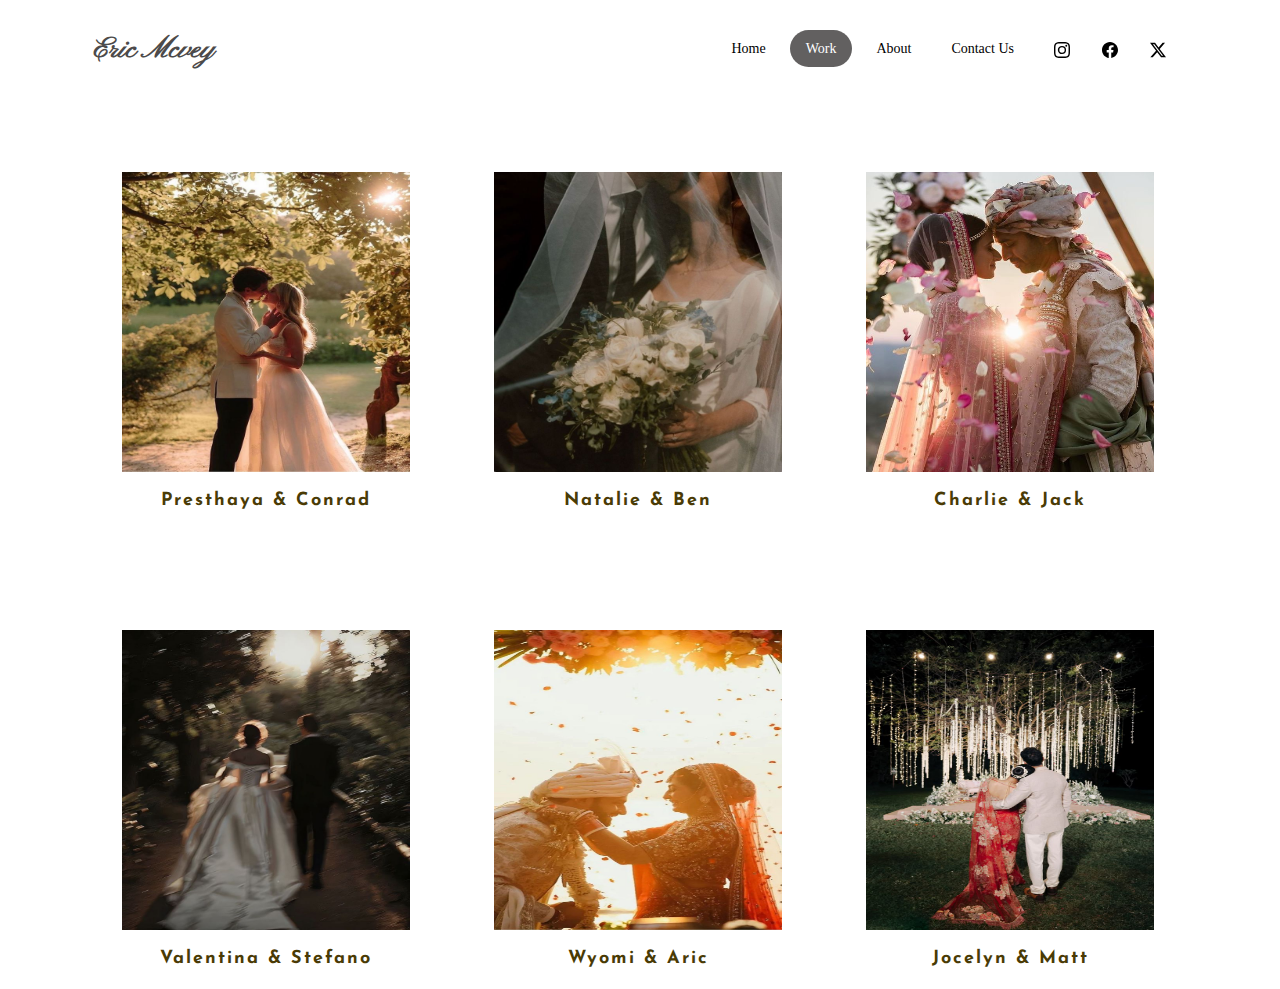
<file: work.html>
<!DOCTYPE html>
<html lang="en">
<head>
    <meta charset="UTF-8">
    <meta name="viewport" content="width=device-width, initial-scale=1.0">
    <title>ERIC MCVEY</title>
    <link rel="stylesheet" href="https://cdn.jsdelivr.net/npm/bootstrap@5.3.0/dist/css/bootstrap.min.css">
    <link rel="stylesheet" href="work_style.css">

</head>
<body>
<div class="container">
    <nav class="navbar navbar-expand-lg">
        <div class="container-fluid">
            <!-- Logo -->
            <div class="me-auto">
                <p class="logo">Eric Mcvey</p>
            </div>

            <!-- Hamburger Button -->
            <button class="navbar-toggler" type="button" data-bs-toggle="collapse" data-bs-target="#navbarContent">
                <span class="navbar-toggler-icon"></span>
            </button>

            <!-- Collapsible Navigation Content -->
            <div class="collapse navbar-collapse" id="navbarContent">
                <ul class="nav nav-pills nav-fill gap-2 p-1 small ms-auto" id="pillNav2" role="tablist">
                    <li class="nav-item" role="presentation">
                        <button class="nav-link  rounded-5" id="home-tab2" data-bs-toggle="tab" type="button" role="tab" aria-selected="true" onclick="document.location='index.html'">Home</button>
                    </li>
                    <li class="nav-item" role="presentation">
                        <button class="nav-link active rounded-5" id="profile-tab2" data-bs-toggle="tab" type="button" role="tab" aria-selected="false" onclick="document.location='work.html'">Work</button>
                    </li>
                    <li class="nav-item" role="presentation">
                        <button class="nav-link rounded-5" id="contact-tab2" data-bs-toggle="tab" type="button" role="tab" aria-selected="false">About</button>
                    </li>
                    <li class="nav-item" role="presentation">
                        <button class="nav-link rounded-5" id="contact-tab2" data-bs-toggle="tab" type="button" role="tab" aria-selected="false" onclick="document.location='contact_us.html'">Contact Us</button>
                    </li>
                    <div class="social-media-container">
                        <li class="nav-item" role="presentation">
                            <button class="nav-link rounded-5 social-media-icon" id="instagram-tab" role="tab" aria-selected="false">
                                <img src="images/instagram.svg" alt="Instagram">
                            </button>
                        </li>
                        <li class="nav-item" role="presentation">
                            <button class="nav-link rounded-5 social-media-icon" id="facebook-tab" role="tab" aria-selected="false">
                                <img src="images\facebook.svg" alt="Facebook">
                            </button>
                        </li>
                        <li class="nav-item" role="presentation">
                            <button class="nav-link rounded-5 social-media-icon" id="twitter-tab" role="tab" aria-selected="false">
                                <img src="images/twitter-x.svg" alt="Twitter">
                            </button>
                        </li>
                    </div>
                </ul>
            </div>
        </div>
    </nav>

<div class="container text-center">
    <div class="row align-items-center">
        <div class="col">
            <div class="card" style="width: 18rem;">
                <img src="work_img/img1.jpg" class="card-img-top" onclick="document.location='work1.html'">
                <div class="card-body">
                    <p class="card-text" href="work1.html">Presthaya & Conrad</p>
                </div>
            </div>
        </div>
        <div class="col">
            <div class="card" style="width: 18rem;">
                <img src="work_img/img2.jpg" class="card-img-top" onclick="document.location='work1.html'">
                <div class="card-body">
                    <p class="card-text">Natalie & Ben</p>
                </div>
            </div>
        </div>
        <div class="col">
            <div class="card" style="width: 18rem;">
                <img src="work_img/img3.jpg" class="card-img-top" onclick="document.location='work1.html'">
                <div class="card-body">
                    <p class="card-text">Charlie & Jack</p>
                </div>
            </div>
        </div>
    </div>

    <div class="row align-items-center mt-4">
        <div class="col">
            <div class="card" style="width: 18rem;">
                <img src="work_img/img4.jpg" class="card-img-top" onclick="document.location='work1.html'">
                <div class="card-body">
                    <p class="card-text">Valentina & Stefano</p>
                </div>
            </div>
        </div>
        <div class="col">
            <div class="card" style="width: 18rem;">
                <img src="work_img/img5.jpg" class="card-img-top" onclick="document.location='work1.html'"> 
                <div class="card-body">
                    <p class="card-text">Wyomi & Aric</p>
                </div>
            </div>
        </div>
        <div class="col">
            <div class="card" style="width: 18rem;">
                <img src="work_img/img6.jpg" class="card-img-top" onclick="document.location='work1.html'">
                <div class="card-body">
                    <p class="card-text">Jocelyn & Matt</p>
                </div>
            </div>
        </div>
    </div>
</div>

<script src="https://cdn.jsdelivr.net/npm/@popperjs/core@2.11.6/dist/umd/popper.min.js"></script>
<script src="https://cdn.jsdelivr.net/npm/bootstrap@5.3.3/dist/js/bootstrap.bundle.min.js" crossorigin="anonymous"></script>

</body>
</html>
</file>
<file: work_style.css>
@import url('https://fonts.googleapis.com/css2?family=Josefin+Sans:wght@300&display=swap');
@import url('https://fonts.googleapis.com/css2?family=Pinyon+Script&family=Roboto+Serif:ital,opsz,wght@0,8..144,100..900;1,8..144,100..900&family=Roboto+Slab:wght@100..900&display=swap');
* {
    margin: 0;
    padding: 0;
    box-sizing: border-box;
}
body{
    font-family: 'Georgia', serif !important;
}
.nav-pills .nav-link.active {
    background-color: rgb(59, 57, 57);
    opacity: 80%; /* Active button background color */
    color: white;           /* Active button text color */
}
  .nav-pills .nav-link {
    color: black;    /* Default button text color */
    font-weight: 500;

}

.logo {
    font-family: 'Pinyon Script', cursive; /* Choose the specific font here */
    font-size: 30px; /* Adjust size to your preference */
    font-weight: 400; /* Adjust weight to match the font style */
    color: #4c4a4a;
    font-weight: bolder;
    padding-top: 20px;
}
.navbar-container {
    background-color: rgba(0, 0, 0, 0.5); /* Semi-transparent background for navbar */
    padding: 10px 20px;
    border-radius: 10px;
}
.nav-item img {
    transition: transform 0.3s ease; /* Smooth zoom effect */
}

.nav-item img:hover {
    transform: scale(1.75); /* Slight zoom on hover */
}
/* Center the logo and adjust navbar alignment when the screen shrinks */
.social-media-container{
    display: flex;
}

@media (min-width: 992px) {
    .navbar-toggler {
        display: none;
    }
    
    #navbarContent {
        display: flex !important;
    }
}

/* Show hamburger menu on mobile */
@media (max-width: 991px) {
    #pillNav2 {
        flex-direction: column;
        width: 100%;
    }

    .nav-item {
        width: 100%;
        margin: 5px 0;
    }

    .social-media-container {
        display: flex;
        justify-content: center;
        gap: 10px;
        margin-top: 10px;
    }
    #navbarContent{
        background-color: rgb(142, 141, 141);
        opacity: 80%;
        border-radius: 5%;
    }
}
.col{
    padding-top: 75px;
    padding-left: 40px;
}
.card img{
    height: 300px;
}
.card {
    border: none; /* Removes the border */
    box-shadow: none; /* Removes any default Bootstrap shadows */
    background-color: transparent; /* Optional: Makes background transparent */
}
.card-img-top {
    border-radius: 0; /* Ensures images have no rounded corners */
}

.card-text {
    font-family: 'Josefin Sans', sans-serif;
    font-size: 18px; 
    letter-spacing: 2px; 
    font-weight: bolder;
    color: #4a3b05;
}
.footer {
  font-size: 0.95rem;
  background-color:transparent;
}

.footer a {
  transition: color 0.3s ease !important; 
}

.footer a:hover {
  color: #0d6efd !important; /* Bootstrap primary color */
  text-decoration: none;
}
.footer-icon {
      width: 18px;
      height: 18px;
      transition: opacity 0.3s ease;
    }

    .footer-icon:hover {
      opacity: 0.7;
    }
</file>
